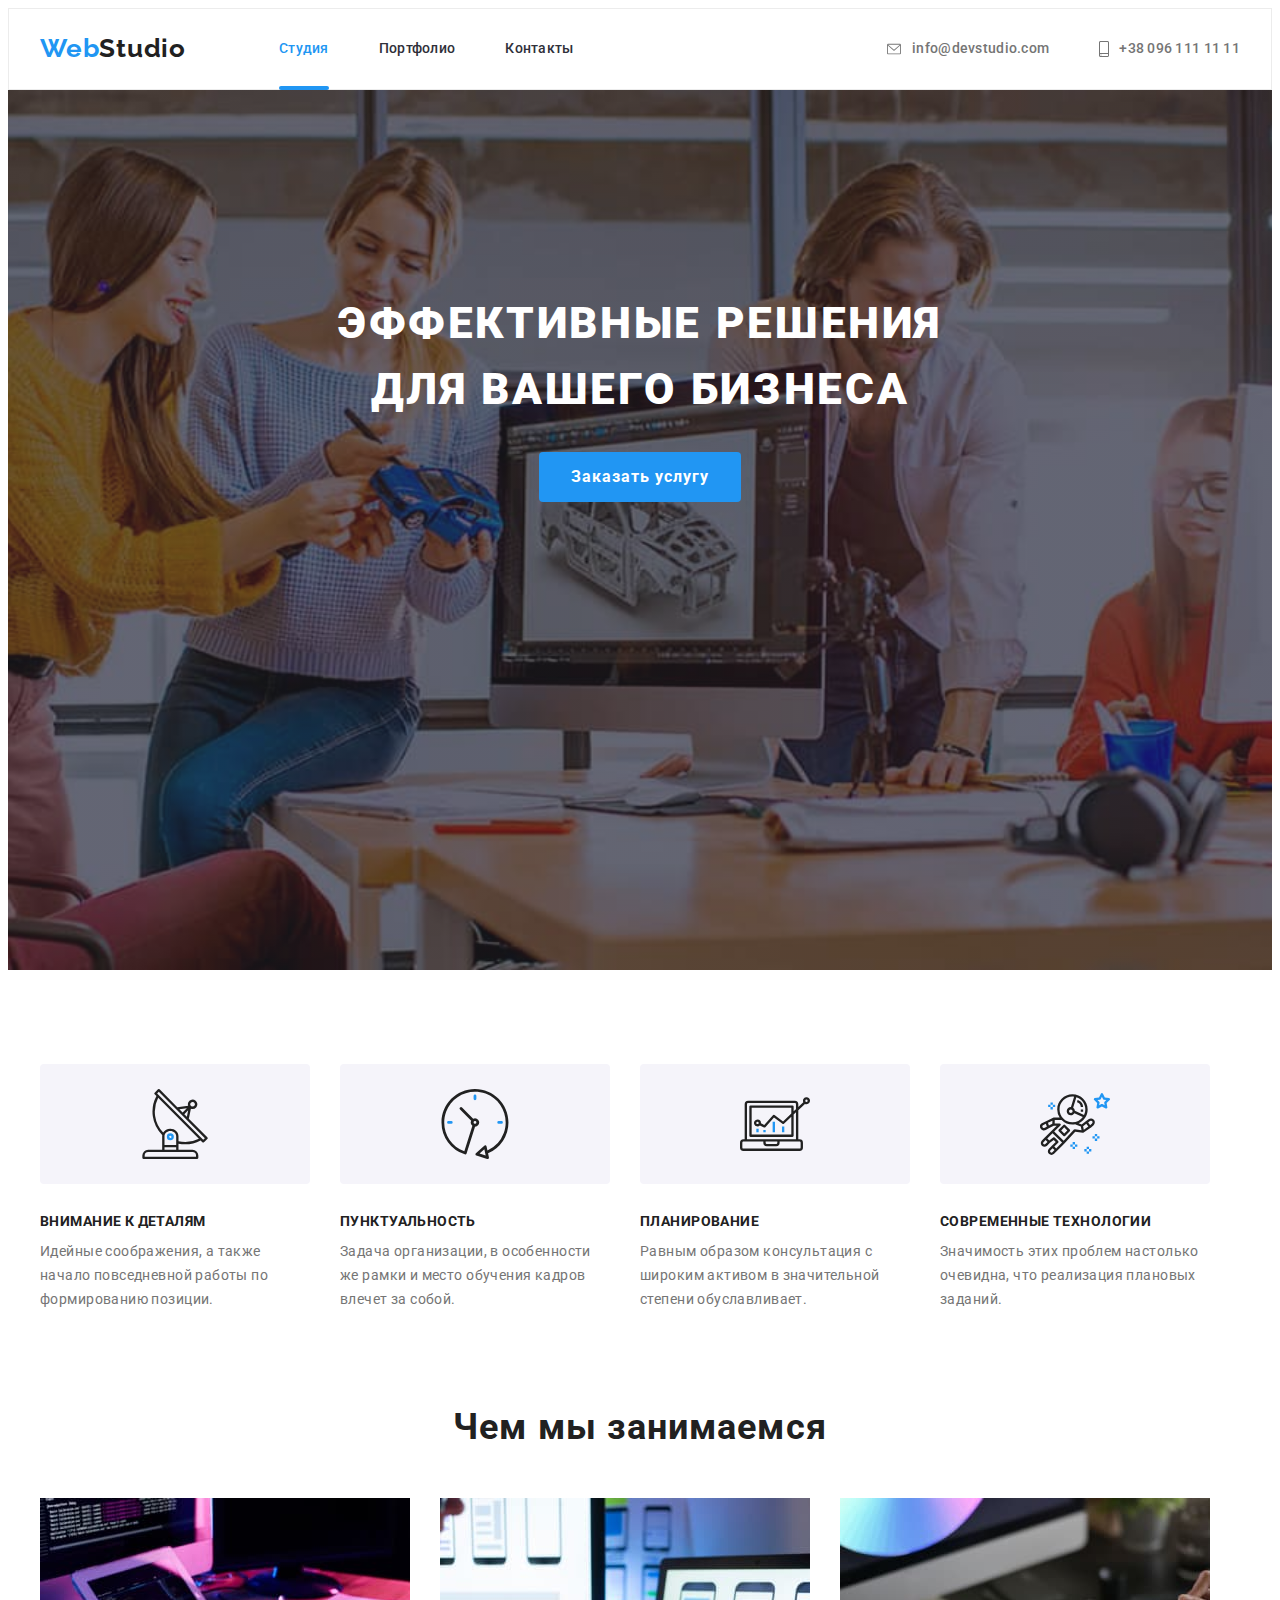
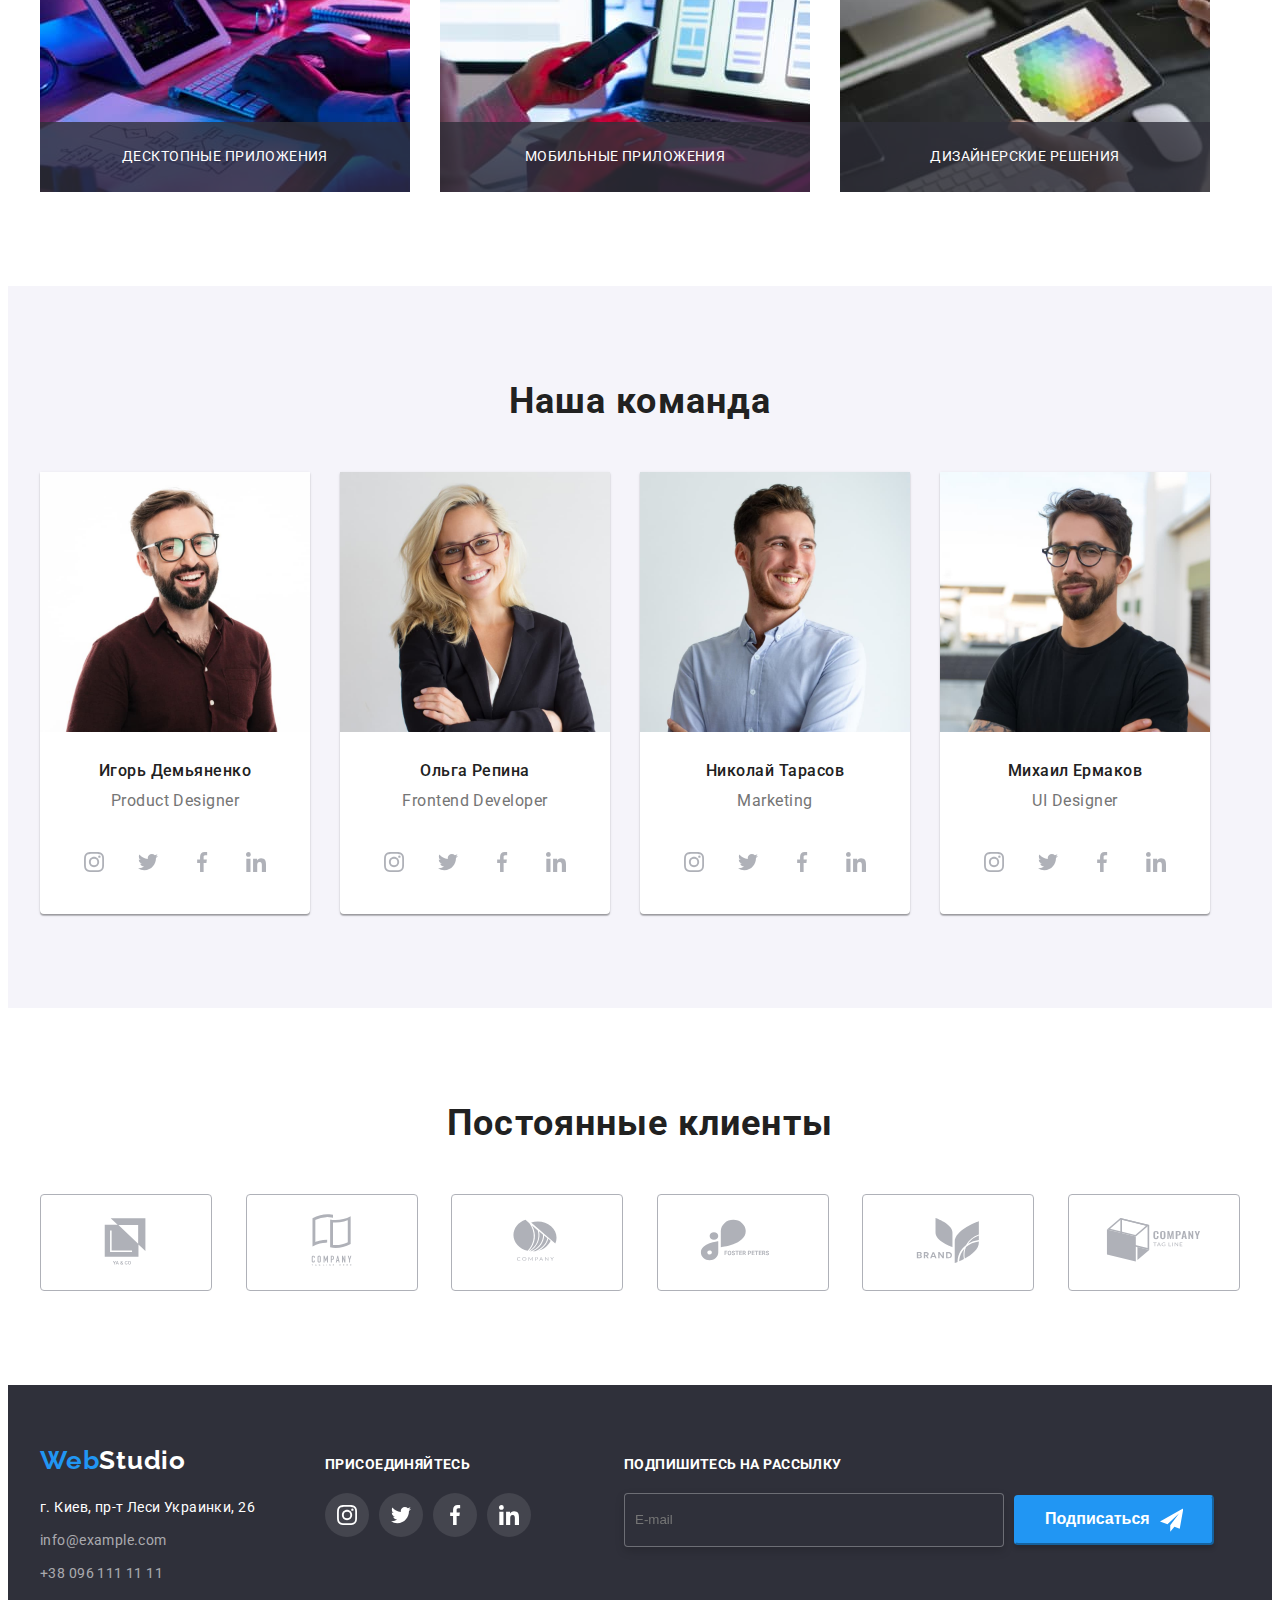
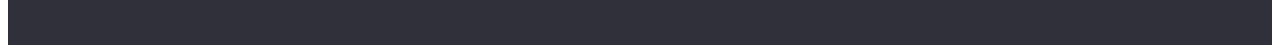
<file: index.html>
<!DOCTYPE html>
<html lang="ru">
  <head>
    <meta charset="UTF-8" />
    <meta http-equiv="X-UA-Compatible" content="IE=edge" />
    <meta name="viewport" content="width=device-width, initial-scale=1.0" />
    <link rel="preconnect" href="https://fonts.googleapis.com" />
    <link rel="preconnect" href="https://fonts.gstatic.com" crossorigin />
    <link
      href="https://fonts.googleapis.com/css2?family=Raleway:wght@700&family=Roboto:wght@400;500;700;900&display=swap"
      rel="stylesheet"
    />
    <title>homework-5</title>
    <link
      rel="stylesheet"
      href="https://cdnjs.cloudflare.com/ajax/libs/modern-normalize/1.1.0/modern-normalize.min.css"
      integrity="sha512-wpPYUAdjBVSE4KJnH1VR1HeZfpl1ub8YT/NKx4PuQ5NmX2tKuGu6U/JRp5y+Y8XG2tV+wKQpNHVUX03MfMFn9Q=="
      crossorigin="anonymous"
      referrerpolicy="no-referrer"
    />
    <link rel="stylesheet" href="./css/styles.css" />
  </head>
  <body>
    <header class="header">
      <div class="container main-nav">
        <nav class="header-nav">
          <a class="logo link" href="lang=en">Web<span class="logo-accent">Studio</span></a>
          <ul class="list">
            <li class="header-item">
              <a class="nav-link link current" href="./index.html">Студия</a>
            </li>
            <li class="header-item">
              <a class="nav-link link" href="./portfolio.html">Портфолио</a>
            </li>
            <li class="header-item"><a class="nav-link link" href="#">Контакты</a></li>
          </ul>
        </nav>
        <ul class="list">
          <li class="header-item mailto header-link">
            <a href="mailto:info@devstudio.com" class="header-contact-link link">
              <svg class="icon-mail" width="16" height="14">
                <use href="./images/icons.svg#mail"></use></svg
              >info@devstudio.com</a
            >
          </li>
          <li class="header-item-tel header-link">
            <a href="tel:+380961111111" class="header-contact-link link">
              <svg class="icon-tell" width="10" height="16">
                <use href="./images/icons.svg#tell"></use>
              </svg>
              +38 096 111 11 11</a
            >
          </li>
        </ul>
      </div>
    </header>
    <main>
      <section class="hero">
        <div class="container">
          <h1 class="hero-title">Эффективные решения для вашего бизнеса</h1>
          <button type="button" class="hero-btn" data-modal-open>Заказать услугу</button>
        </div>
      </section>
      <section class="characteristics section">
        <div class="container">
          <h2 class="visually-hidden">Почему мы</h2>
          <ul class="characteristics-list">
            <li class="characteristics-item">
              <div class="characteristics-box-icon">
                <svg class="characteristics-box-list" width="70" height="70">
                  <use href="./images/icons.svg#antenna"></use>
                </svg>
              </div>
              <h3 class="characteristics-title">Внимание к деталям</h3>
              <p class="characteristics-text">
                Идейные соображения, а также начало повседневной работы по формированию позиции.
              </p>
            </li>
            <li class="characteristics-item">
              <div class="characteristics-box-icon">
                <svg class="characteristics-box-list" width="70" height="70">
                  <use href="./images/icons.svg#clock"></use>
                </svg>
              </div>
              <h3 class="characteristics-title">Пунктуальность</h3>
              <p class="characteristics-text">
                Задача организации, в особенности же рамки и место обучения кадров влечет за собой.
              </p>
            </li>
            <li class="characteristics-item">
              <div class="characteristics-box-icon">
                <svg class="characteristics-box-list" width="70" height="70">
                  <use href="./images/icons.svg#diagram"></use>
                </svg>
              </div>
              <h3 class="characteristics-title">Планирование</h3>
              <p class="characteristics-text">
                Равным образом консультация с широким активом в значительной степени обуславливает.
              </p>
            </li>
            <li class="characteristics-item">
              <div class="characteristics-box-icon">
                <svg class="characteristics-box-list" width="70" height="70">
                  <use href="./images/icons.svg#astronaut"></use>
                </svg>
              </div>
              <h3 class="characteristics-title">Современные технологии</h3>
              <p class="characteristics-text">
                Значимость этих проблем настолько очевидна, что реализация плановых заданий.
              </p>
            </li>
          </ul>
        </div>
      </section>
      <section class="about">
        <div class="container">
          <h2 class="about-title">Чем мы занимаемся</h2>
          <ul class="about-list">
            <li class="about-item">
              <img
                src="./images/img1.jpg"
                alt="разработка программного обеспечения"
                width="370"
                height="294"
              />
              <p class="image-name-desktop">Десктопные приложения</p>
            </li>
            <li class="about-item">
              <img
                src="./images/img2.jpg"
                alt="работа над мобильным приложением"
                width="370"
                height="294"
              />
              <p class="image-name-desktop">Мобильные приложения</p>
            </li>
            <li class="about-item">
              <img
                src="./images/img3.jpg"
                alt="работа с палитрой цветов"
                width="370"
                height="294"
              />
              <p class="image-name-desktop">Дизайнерские решения</p>
            </li>
          </ul>
        </div>
      </section>
      <section class="team section">
        <div class="container">
          <h2 class="team-title">Наша команда</h2>
          <ul class="team-list">
            <li class="team-item">
              <img
                src="./images/masters_img1.jpg"
                alt="молодой человек в очках"
                width="270"
                height="260"
              />
              <div class="box-team-name">
                <h3 class="team-name">Игорь Демьяненко</h3>
                <p lang="en" class="text">Product Designer</p>
                <ul class="team-soc-list list">
                  <li class="team-soc-item">
                    <a href="" class="team-soc-link link">
                      <svg class="team-soc-icon" width="20" height="20">
                        <use href="./images/icons.svg#instagram"></use>
                      </svg>
                    </a>
                  </li>
                  <li class="team-soc-item">
                    <a href="" class="team-soc-link link">
                      <svg class="team-soc-icon" width="20" height="20">
                        <use href="./images/icons.svg#twitter"></use>
                      </svg>
                    </a>
                  </li>
                  <li class="team-soc-item">
                    <a href="" class="team-soc-link link">
                      <svg class="team-soc-icon" width="20" height="20">
                        <use href="./images/icons.svg#facebook"></use>
                      </svg>
                    </a>
                  </li>
                  <li class="team-soc-item">
                    <a href="" class="team-soc-link link">
                      <svg class="team-soc-icon" width="20" height="20">
                        <use href="./images/icons.svg#linkedin"></use>
                      </svg>
                    </a>
                  </li>
                </ul>
              </div>
            </li>
            <li class="team-item">
              <img
                src="./images/masters_img2.jpg"
                alt="Frontend Developer"
                width="270"
                height="260"
              />
              <div class="box-team-name">
                <h3 class="team-name">Ольга Репина</h3>
                <p lang="en" class="text">Frontend Developer</p>
                <ul class="team-soc-list list">
                  <li class="team-soc-item">
                    <a href="" class="team-soc-link link">
                      <svg class="team-soc-icon" width="20" height="20">
                        <use href="./images/icons.svg#instagram"></use>
                      </svg>
                    </a>
                  </li>
                  <li class="team-soc-item">
                    <a href="" class="team-soc-link link">
                      <svg class="team-soc-icon" width="20" height="20">
                        <use href="./images/icons.svg#twitter"></use>
                      </svg>
                    </a>
                  </li>
                  <li class="team-soc-item">
                    <a href="" class="team-soc-link link">
                      <svg class="team-soc-icon" width="20" height="20">
                        <use href="./images/icons.svg#facebook"></use>
                      </svg>
                    </a>
                  </li>
                  <li class="team-soc-item">
                    <a href="" class="team-soc-link link">
                      <svg class="team-soc-icon" width="20" height="20">
                        <use href="./images/icons.svg#linkedin"></use>
                      </svg>
                    </a>
                  </li>
                </ul>
              </div>
            </li>
            <li class="team-item">
              <img src="./images/masters_img3.jpg" alt="Marketing" width="270" height="260" />
              <div class="box-team-name">
                <h3 class="team-name">Николай Тарасов</h3>
                <p lang="en" class="text">Marketing</p>
                <ul class="team-soc-list list">
                  <li class="team-soc-item">
                    <a href="" class="team-soc-link link">
                      <svg class="team-soc-icon" width="20" height="20">
                        <use href="./images/icons.svg#instagram"></use>
                      </svg>
                    </a>
                  </li>
                  <li class="team-soc-item">
                    <a href="" class="team-soc-link link">
                      <svg class="team-soc-icon" width="20" height="20">
                        <use href="./images/icons.svg#twitter"></use>
                      </svg>
                    </a>
                  </li>
                  <li class="team-soc-item">
                    <a href="" class="team-soc-link link">
                      <svg class="team-soc-icon" width="20" height="20">
                        <use href="./images/icons.svg#facebook"></use>
                      </svg>
                    </a>
                  </li>
                  <li class="team-soc-item">
                    <a href="" class="team-soc-link link">
                      <svg class="team-soc-icon" width="20" height="20">
                        <use href="./images/icons.svg#linkedin"></use>
                      </svg>
                    </a>
                  </li>
                </ul>
              </div>
            </li>
            <li class="team-item">
              <img src="./images/masters_img4.jpg" alt="UI Designer" width="270" height="260" />
              <div class="box-team-name">
                <h3 class="team-name">Михаил Ермаков</h3>
                <p lang="en" class="text">UI Designer</p>
                <ul class="team-soc-list list">
                  <li class="team-soc-item">
                    <a href="" class="team-soc-link link">
                      <svg class="team-soc-icon" width="20" height="20">
                        <use href="./images/icons.svg#instagram"></use>
                      </svg>
                    </a>
                  </li>
                  <li class="team-soc-item">
                    <a href="" class="team-soc-link link">
                      <svg class="team-soc-icon" width="20" height="20">
                        <use href="./images/icons.svg#twitter"></use>
                      </svg>
                    </a>
                  </li>
                  <li class="team-soc-item">
                    <a href="" class="team-soc-link link">
                      <svg class="team-soc-icon" width="20" height="20">
                        <use href="./images/icons.svg#facebook"></use>
                      </svg>
                    </a>
                  </li>
                  <li class="team-soc-item">
                    <a href="" class="team-soc-link link">
                      <svg class="team-soc-icon" width="20" height="20">
                        <use href="./images/icons.svg#linkedin"></use>
                      </svg>
                    </a>
                  </li>
                </ul>
              </div>
            </li>
          </ul>
        </div>
      </section>
      <section class="clients section">
        <div class="container">
          <h2 class="clients-title">Постоянные клиенты</h2>
          <ul class="clients-list list">
            <li class="clients-item">
              <a href="" class="clients-link link">
                <svg class="clients-icon" width="106" height="60">
                  <use href="./images/icons.svg#group1"></use>
                </svg>
              </a>
            </li>
            <li class="clients-item">
              <a href="" class="clients-link link">
                <svg class="clients-icon" width="106" height="60">
                  <use href="./images/icons.svg#group2"></use>
                </svg>
              </a>
            </li>
            <li class="clients-item">
              <a href="" class="clients-link link">
                <svg class="clients-icon" width="106" height="60">
                  <use href="./images/icons.svg#group3"></use>
                </svg>
              </a>
            </li>
            <li class="clients-item">
              <a href="" class="clients-link link">
                <svg class="clients-icon" width="106" height="60">
                  <use href="./images/icons.svg#group4"></use>
                </svg>
              </a>
            </li>
            <li class="clients-item">
              <a href="" class="clients-link link">
                <svg class="clients-icon" width="106" height="60">
                  <use href="./images/icons.svg#group5"></use>
                </svg>
              </a>
            </li>
            <li class="clients-item">
              <a href="" class="clients-link link">
                <svg class="clients-icon" width="106" height="60">
                  <use href="./images/icons.svg#group6"></use>
                </svg>
              </a>
            </li>
          </ul>
        </div>
      </section>
    </main>
    <footer class="footer">
      <div class="container container-footer">
        <div class="adress-box">
          <a class="footer-link" href="lang=en">Web<span class="footer-title">Studio</span></a>
          <address class="contacts">
            <ul class="contacts-list list-style">
              <li class="contacts-item">
                <a
                  class="adress-contacts"
                  href="https://goo.gl/maps/zYg1dsm3iohcr4jr6"
                  target="_blank"
                  rel="noopener nofollow noreferrer "
                  >г. Киев, пр-т Леси Украинки, 26
                </a>
              </li>
              <li class="contacts-item">
                <a href="mailto:info@devstudio.com" class="contacts-link">info@example.com</a>
              </li>
              <li class="contacts-item">
                <a href="tel:+380961111111" class="contacts-link">+38 096 111 11 11</a>
              </li>
            </ul>
          </address>
        </div>
        
        <div class="conect">
          <p class="footer-conect">присоединяйтесь</p>
          <ul class="footer-soc-list list">
            <li class="footer-soc-item">
              <a href="" class="footer-soc-link link">
                <svg class="footer-soc-icon" width="20" height="20">
                  <use href="./images/icons.svg#instagram"></use>
                </svg>
              </a>
            </li>
            <li class="footer-soc-item">
              <a href="" class="footer-soc-link link">
                <svg class="footer-soc-icon" width="20" height="20">
                  <use href="./images/icons.svg#twitter"></use>
                </svg>
              </a>
            </li>
            <li class="footer-soc-item">
              <a href="" class="footer-soc-link link">
                <svg class="footer-soc-icon" width="20" height="20">
                  <use href="./images/icons.svg#facebook"></use>
                </svg>
              </a>
            </li>
            <li class="footer-soc-item">
              <a href="" class="footer-soc-link link">
                <svg class="footer-soc-icon" width="20" height="20">
                  <use href="./images/icons.svg#linkedin"></use>
                </svg>
              </a>
            </li>
          </ul>
        </div>
        <div class="footer-form">
          <p class="footer-form-text">Подпишитесь на рассылку</p>
          <form name="footer-form-sub" class="footer-form-sub">
          <label class="footer-form-label" for="footer-form-email"><input class="footer-form-email" name="footer-form-email" type="email" placeholder="E-mail" autocomplete="on" id="footer-form-email">
          </label>
          
          <button type="submit" class="footer-btn-sub">Подписаться
           <svg class="footer-form-icon" width="24" height="24">
            <use href="./images/icons.svg#subscribe"></use>
           </svg>
           </button>
           </form>
          </div>
      </div>
      </footer>
    <div class="backdrop is-hidden" data-modal>
      <div class="modal">
        <button type="button" class="modal-close-btn" data-modal-close>
          <svg class="modal-btn" width="11" height="11">
            <use href="./images/icons.svg#close-backdrop"></use>
          </svg>
        </button>
        <p class="modal-title">Оставьте свои данные, мы вам перезвоним</p>
        <form class="form"> 
        <div class="form-field">
          <label class="form-label" for="name"><span class="form-name">Имя</span> 
          <input class="form-input" type="text" name="name" id="name" >
          <svg class="icon-input" width="18" height="18">
          <use href="./images/icons.svg#person-field"></use>
          </svg>
          </label>
          
            <label class="form-label" for="tel"><span class="form-name">Телефон</span> 
            <input class="form-input" type="tel" name="tel" id="tel" >
              <svg class="icon-input" width="18" height="18">
              <use href="./images/icons.svg#phone-field"></use>
              </svg>
              </label>
              
            <label class="form-label" for="email"> <span class="form-name">Почта</span> 
          <input class="form-input" type="email" name="email" id="email" >   
          <svg class="icon-input" width="18" height="18">
            <use href="./images/icons.svg#email-field"></use>
          </svg>
          </label>
                      <label class="form-label" for="comment"><span class="form-name">Комментарий</span> 
            <textarea class="form-comment" id="comment" rows="5"
              placeholder="Введите текст"></textarea>
            </label>
          </div>
          <div class="form-field">
          <label class="policy-text" for="policy">
            <input class="modal-policy visually-hidden" type="checkbox" name="policy" id="policy">
            <span class="policy-icon" ></span>
            Соглашаюсь с рассылкой и принимаю 
          <a href="" class="policy-link">Условия договора</a></label>
          </div>
          <button type="submit" class="btn-modal">Отправить</button>
        </form>
      </div>
    </div>
    <script src="./js/modal.js"></script>
  </body>
</html>
</file>
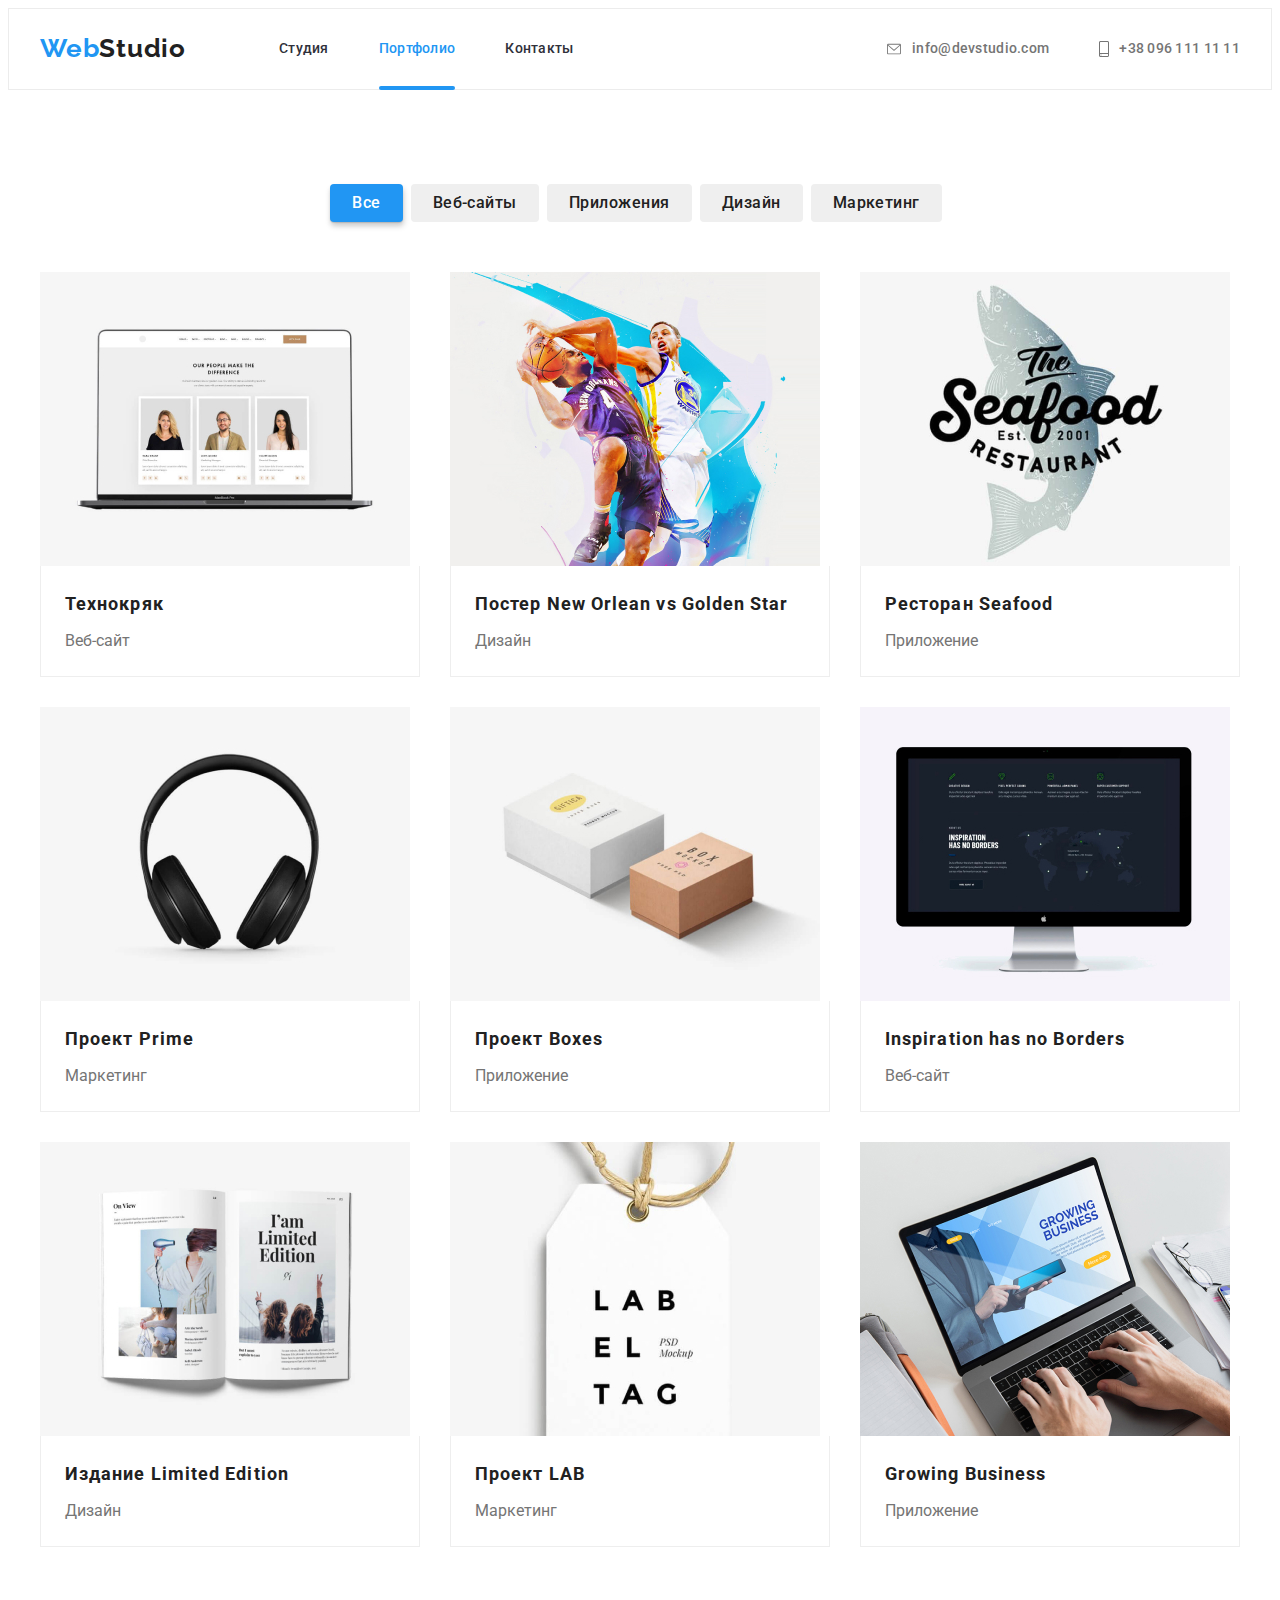
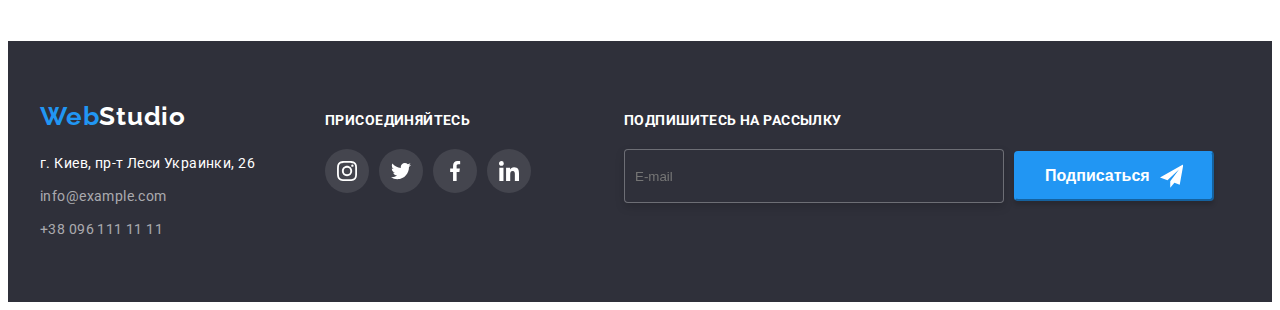
<file: portfolio.html>
<!DOCTYPE html>
<html lang="ru">
  <head>
    <meta charset="UTF-8" />
    <meta http-equiv="X-UA-Compatible" content="IE=edge" />
    <meta name="viewport" content="width=device-width, initial-scale=1.0" />
    <link rel="preconnect" href="https://fonts.googleapis.com" />
    <link rel="preconnect" href="https://fonts.gstatic.com" crossorigin />
    <link
      href="https://fonts.googleapis.com/css2?family=Raleway:wght@700&family=Roboto:wght@400;500;700;900&display=swap"
      rel="stylesheet"
    />
    <title>homework-3</title>
    <link
      rel="stylesheet"
      href="https://cdnjs.cloudflare.com/ajax/libs/modern-normalize/1.1.0/modern-normalize.min.css"
      integrity="sha512-wpPYUAdjBVSE4KJnH1VR1HeZfpl1ub8YT/NKx4PuQ5NmX2tKuGu6U/JRp5y+Y8XG2tV+wKQpNHVUX03MfMFn9Q=="
      crossorigin="anonymous"
      referrerpolicy="no-referrer"
    />
    <link rel="stylesheet" href="./css/styles.css" />
  </head>
  <body>
    <header class="header">
      <div class="container main-nav">
        <nav class="header-nav">
          <a class="logo link" href="lang=en">Web<span class="logo-accent">Studio</span></a>
          <ul class="list">
            <li class="header-item">
              <a class="nav-link link" href="./index.html">Студия</a>
            </li>
            <li class="header-item">
              <a class="nav-link link current" href="./portfolio.html">Портфолио</a>
            </li>
            <li class="header-item"><a class="nav-link link" href="#">Контакты</a></li>
          </ul>
        </nav>
        <ul class="list">
          <li class="header-item mailto header-link">
            <a href="mailto:info@devstudio.com" class="header-contact-link link">
              <svg class="icon-mail" width="16" height="14">
                <use href="./images/icons.svg#mail"></use></svg
              >info@devstudio.com</a
            >
          </li>
          <li class="header-item-tel header-link">
            <a href="tel:+380961111111" class="header-contact-link link">
              <svg class="icon-tell" width="10" height="16">
                <use href="./images/icons.svg#tell"></use>
              </svg>
              +38 096 111 11 11</a
            >
          </li>
        </ul>
      </div>
    </header>
    <main class="portfolio">
      <section class="work section">
        <div class="container">
          <h1 class="works-title">Портфолио</h1>
          <ul class="work-list list">
            <li class="work-item">
              <button type="button" class="work-btn btn-current">Все</button>
            </li>
            <li class="work-item">
              <button type="button" class="work-btn">Веб-сайты</button>
            </li>
            <li class="work-item">
              <button type="button" class="work-btn">Приложения</button>
            </li>
            <li class="work-item">
              <button type="button" class="work-btn">Дизайн</button>
            </li>
            <li class="work-item">
              <button type="button" class="work-btn">Маркетинг</button>
            </li>
          </ul>
          <ul class="list-project list">
            <li class="project-item">
              <a class="project-link" href="">
                <div class="portfolio-top-wrap">
                  <img src="./images/img4.jpg" alt="проект 1" />
                  <div class="box-overlay">
                    <p class="porfolio-top-text">
                      Ресурс предлагает комплексные предложения с разным уровнем функционала и
                      сервисов. Все это позволит посетителю получить исчерпывающие сведения о
                      компании или частном лице.
                    </p>
                  </div>
                </div>
                <div class="portfolio-project">
                  <h2 class="project-title">Технокряк</h2>
                  <p class="project-text">Веб-сайт</p>
                </div></a
              >
            </li>
            <li class="project-item">
              <a class="project-link" href="">
                <div class="portfolio-top-wrap">
                  <img src="./images/img5.jpg" alt="проект2" />
                  <div class="box-overlay">
                    <p class="porfolio-top-text">
                      Ресурс предлагает комплексные предложения с разным уровнем функционала и
                      сервисов. Все это позволит посетителю получить исчерпывающие сведения о
                      компании или частном лице.
                    </p>
                  </div>
                </div>
                <div class="portfolio-project">
                  <h2 class="project-title">
                    Постер <span lang="en">New Orlean vs Golden Star</span>
                  </h2>
                  <p class="project-text">Дизайн</p>
                </div></a
              >
            </li>
            <li class="project-item">
              <a class="project-link" href="">
                <div class="portfolio-top-wrap">
                  <img src="./images/img6.jpg" alt="проект3" />
                  <div class="box-overlay">
                    <p class="porfolio-top-text">
                      Ресурс предлагает комплексные предложения с разным уровнем функционала и
                      сервисов. Все это позволит посетителю получить исчерпывающие сведения о
                      компании или частном лице.
                    </p>
                  </div>
                </div>
                <div class="portfolio-project">
                  <h2 class="project-title">Ресторан <span lang="en">Seafood</span></h2>
                  <p class="project-text">Приложение</p>
                </div></a
              >
            </li>
            <li class="project-item">
              <a class="project-link" href="">
                <div class="portfolio-top-wrap">
                  <img src="./images/img7.jpg" alt="проект4" />
                  <div class="box-overlay">
                    <p class="porfolio-top-text">
                      Ресурс предлагает комплексные предложения с разным уровнем функционала и
                      сервисов. Все это позволит посетителю получить исчерпывающие сведения о
                      компании или частном лице.
                    </p>
                  </div>
                </div>
                <div class="portfolio-project">
                  <h2 class="project-title">Проект <span lang="en">Prime</span></h2>
                  <p class="project-text">Маркетинг</p>
                </div>
              </a>
            </li>
            <li class="project-item">
              <a class="project-link" href="">
                <div class="portfolio-top-wrap">
                  <img src="./images/img8.jpg" alt="проект5" />
                  <div class="box-overlay">
                    <p class="porfolio-top-text">
                      Ресурс предлагает комплексные предложения с разным уровнем функционала и
                      сервисов. Все это позволит посетителю получить исчерпывающие сведения о
                      компании или частном лице.
                    </p>
                  </div>
                </div>
                <div class="portfolio-project">
                  <h2 class="project-title">Проект <span lang="en">Boxes</span></h2>
                  <p class="project-text">Приложение</p>
                </div>
              </a>
            </li>
            <li class="project-item">
              <a class="project-link" href="">
                <div class="portfolio-top-wrap">
                  <img src="./images/img9.jpg" alt="проект6" />
                  <div class="box-overlay">
                    <p class="porfolio-top-text">
                      Ресурс предлагает комплексные предложения с разным уровнем функционала и
                      сервисов. Все это позволит посетителю получить исчерпывающие сведения о
                      компании или частном лице.
                    </p>
                  </div>
                </div>
                <div class="portfolio-project">
                  <h2 class="project-title" lang="en">Inspiration has no Borders</h2>
                  <p class="project-text">Веб-сайт</p>
                </div>
              </a>
            </li>
            <li class="project-item">
              <a class="project-link" href="">
                <div class="portfolio-top-wrap">
                  <img src="./images/img10.jpg" alt="проект7" />
                  <div class="box-overlay">
                    <p class="porfolio-top-text">
                      Ресурс предлагает комплексные предложения с разным уровнем функционала и
                      сервисов. Все это позволит посетителю получить исчерпывающие сведения о
                      компании или частном лице.
                    </p>
                  </div>
                </div>
                <div class="portfolio-project">
                  <h2 class="project-title">Издание <span lang="en">Limited Edition</span></h2>
                  <p class="project-text">Дизайн</p>
                </div>
              </a>
            </li>
            <li class="project-item">
              <a class="project-link" href="">
                <div class="portfolio-top-wrap">
                  <img src="./images/img11.jpg" alt="ролект8" />
                  <div class="box-overlay">
                    <p class="porfolio-top-text">
                      Ресурс предлагает комплексные предложения с разным уровнем функционала и
                      сервисов. Все это позволит посетителю получить исчерпывающие сведения о
                      компании или частном лице.
                    </p>
                  </div>
                </div>
                <div class="portfolio-project">
                  <h2 class="project-title">Проект <span lang="en">LAB</span></h2>
                  <p class="project-text">Маркетинг</p>
                </div>
              </a>
            </li>
            <li class="project-item">
              <a class="project-link" href="">
                <div class="portfolio-top-wrap">
                  <img src="./images/img12.jpg" alt="проект9" />
                  <div class="box-overlay">
                    <p class="porfolio-top-text">
                      Ресурс предлагает комплексные предложения с разным уровнем функционала и
                      сервисов. Все это позволит посетителю получить исчерпывающие сведения о
                      компании или частном лице.
                    </p>
                  </div>
                </div>
                <div class="portfolio-project">
                  <h2 class="project-title" lang="en">Growing Business</h2>
                  <p class="project-text">Приложение</p>
                </div></a
              >
            </li>
          </ul>
        </div>
      </section>
    </main>
    <footer class="footer">
      <div class="container container-footer">
        <div class="adress-box">
          <a class="footer-link" href="lang=en">Web<span class="footer-title">Studio</span></a>
          <address class="contacts">
            <ul class="contacts-list list-style">
              <li class="contacts-item">
                <a
                  class="adress-contacts"
                  href="https://goo.gl/maps/zYg1dsm3iohcr4jr6"
                  target="_blank"
                  rel="noopener nofollow noreferrer "
                  >г. Киев, пр-т Леси Украинки, 26
                </a>
              </li>
              <li class="contacts-item">
                <a href="mailto:info@devstudio.com" class="contacts-link link">info@example.com</a>
              </li>
              <li class="contacts-item">
                <a href="tel:+380961111111" class="contacts-link link">+38 096 111 11 11</a>
              </li>
            </ul>
          </address>
        </div>
        <div class="conect">
          <p class="footer-conect">присоединяйтесь</p>
          <ul class="footer-soc-list list">
            <li class="footer-soc-item">
              <a href="" class="footer-soc-link link">
                <svg class="footer-soc-icon" width="20" height="20">
                  <use href="./images/icons.svg#instagram"></use>
                </svg>
              </a>
            </li>
            <li class="footer-soc-item">
              <a href="" class="footer-soc-link link">
                <svg class="footer-soc-icon" width="20" height="20">
                  <use href="./images/icons.svg#twitter"></use>
                </svg>
              </a>
            </li>
            <li class="footer-soc-item">
              <a href="" class="footer-soc-link link">
                <svg class="footer-soc-icon" width="20" height="20">
                  <use href="./images/icons.svg#facebook"></use>
                </svg>
              </a>
            </li>
            <li class="footer-soc-item">
              <a href="" class="footer-soc-link link">
                <svg class="footer-soc-icon" width="20" height="20">
                  <use href="./images/icons.svg#linkedin"></use>
                </svg>
              </a>
            </li>
          </ul>
        </div>
        <div class="footer-form">
          <p class="footer-form-text">Подпишитесь на рассылку</p>
          <form name="footer-form-sub" class="footer-form-sub">
            <label class="footer-form-label" for="footer-form-email"
              ><input
                class="footer-form-email"
                name="footer-form-email"
                type="email"
                placeholder="E-mail"
                autocomplete="on"
                id="footer-form-email"
              />
            </label>

            <button type="submit" class="footer-btn-sub">
              Подписаться
              <svg class="footer-form-icon" width="24" height="24">
                <use href="./images/icons.svg#subscribe"></use>
              </svg>
            </button>
          </form>
        </div>
      </div>
    </footer>
  </body>
</html>
</file>
<file: css/styles.css>
:root {
  --btn-color: #ffffff;
  --main-title-color: #ffffff;
  --second-title-color: #2f303a;
  --third-title-color: #757575;
  --forth-title-color: #212121;
  --accent-color: #2196f3;
  --typical-margin: 20px;
  --fifth-title-color: #eee;
  --btn-soc: #afb1b8;
  --btn-hover: #188ce8;
  --timing-function: 250ms cubic-bezier(0.4, 0, 0.2, 1);
}

p,
h1,
h2,
h3,
h4,
h5,
h6 {
  margin: 0;
}

ul,
ol {
  margin: 0;
  padding-left: 0;
}
button {
  cursor: pointer;
}

body {
  font-family: 'Roboto', sans-serif;
  background-color: var(--main-title-color);
  font-style: normal;
  font-size: 14px;
}
.list-style {
  list-style-type: none;
}
.container {
  width: 1200px;
  margin-left: auto;
  margin-right: auto;
  padding-left: 15px;
  padding-right: 15px;
}
.section {
  padding-top: 94px;
  padding-bottom: 94px;
}

img {
  display: block;
}

/* ----------------HEADER------------- */

.header {
  border: 1px solid #ececec;
  background-color: var(--main-title-color);
}

.header-nav {
  display: flex;
  margin-right: auto;
}

.main-nav {
  display: flex;
  align-items: center;
}

.list {
  list-style: none;
  padding: 0px;
  margin: 0px;
  display: flex;
}

/* .header-nav .item:(:last-child){
  margin-right: 50px;
} */
.logo {
  font-family: 'Raleway', sans-serif;
  font-style: normal;
  font-weight: 700;
  font-size: 26px;
  line-height: 1, 19;
  letter-spacing: 0.03em;
  color: var(--accent-color);
  padding-top: 24px;
  padding-bottom: 24px;
  margin-right: 93px;
}
.logo-accent {
  color: var(--forth-title-color);
}

.link {
  text-decoration: none;
}
/* .header-item { 
  font-weight: 500;
  font-size: 14px;
  line-height: 1.14;
  letter-spacing: 0.02em;
  color: var(--second-title-color);
} */
.nav-link {
  font-weight: 500;
  display: block;
  padding: 32px 0;
  font-size: 14px;
  line-height: 1.14;
  letter-spacing: 0.02em;
  color: var(--second-title-color);
  margin-right: auto;
  transition: color var(--timing-function);
}
.nav-link:hover,
.nav-link:focus {
  color: var(--accent-color);
}
.header-item {
  margin-right: 50px;
}
.header-nav .iteam + .iteam {
  margin-left: 50px;
}
.header-item {
  position: relative;
}
.header-item-tel {
  font-weight: 500;
  font-size: 14px;
  line-height: 1.14;
  letter-spacing: 0.02em;
  color: var(--third-title-color);
}
.header-contact-link {
  display: flex;
  align-items: center;
  font-weight: 500;
  padding: 32px 0;
  font-size: 14px;
  line-height: 1.14;
  letter-spacing: 0.02em;
  color: var(--third-title-color);
  transition: color var(--timing-function);
}
.header-contact-link:hover,
.header-contact-link:focus {
  color: var(--accent-color);
}

.current {
  color: var(--accent-color);
}
.current::after {
  content: '';
  display: block;
  position: absolute;
  bottom: -1px;
  width: 100%;
  height: 4px;
  background-color: var(--accent-color);
  border-radius: 2px;
}

.icon-mail,
.icon-tell {
  margin-right: 10px;
  display: flex;
  align-items: center;
}

.icon-mail,
.icon-tell {
  fill: currentColor;
}

/* --------------------HERO------------ */

.hero {
  background: var(--second-title-color);
  padding: 200px 0;
  max-width: 1600px;
  min-height: 480px;
  margin-left: auto;
  margin-right: auto;
  background-image: linear-gradient(rgba(47, 48, 58, 0.4), rgba(47, 48, 58, 0.4)),
    url(../images/imgcomp.jpg);
  background-repeat: no-repeat;
  background-size: cover;
  background-position: center;
}

.hero-title {
  font-weight: 900;
  font-size: 44px;
  line-height: 1.5;
  text-align: center;
  letter-spacing: 0.06em;
  text-transform: uppercase;
  color: var(--main-title-color);
  margin-bottom: 30px;
  margin-left: auto;
  margin-right: auto;
  width: 696px;
}

.hero-btn {
  background-color: var(--accent-color);
  border-radius: 4px;
  border: none;
  padding: 10px 32px;
  min-width: 200px;
  margin: 0 auto;
  display: block;
  transition: background-color var(--timing-function);
  font-family: inherit;
  font-weight: 700;
  font-size: 16px;
  line-height: 1.87;
  letter-spacing: 0.06em;
  color: var(--btn-color);
}

.hero-btn:focus,
.hero-btn:hover {
  background-color: var(--btn-hover);
}
.work-list {
  display: flex;
  justify-content: center;
  margin-bottom: 50px;
}

.work-item:not(last-child) {
  margin-right: 8px;
}
li > .all {
  color: var(--main-title-color);
  background-color: var(--second-title-color);
}

.work-btn {
  padding: 6px 22px;
  font-family: inherit;
  font-weight: 500;
  font-size: 16px;
  line-height: 1.62;
  letter-spacing: 0.03em;
  color: var(--forth-title-color);
  border-radius: 4px;
  border: none;
  cursor: pointer;
  transition: background-color var(--timing-function), box-shadow var(--timing-function),
    color var(--timing-function);
}

.work-btn:hover,
.work-btn:focus {
  background-color: var(--accent-color);
  color: var(--main-title-color);
  box-shadow: 0px 3px 1px rgba(0, 0, 0, 0.1), 0px 1px 2px rgba(0, 0, 0, 0.08),
    0px 2px 2px rgba(0, 0, 0, 0.12);
}

.work-btn > .item > .work-btn:hover,
.work-btn > .item > .work-btn:focus {
  box-shadow: 0px 1px 1px rgba(0, 0, 0, 0.12), 0px 4px 4px rgba(0, 0, 0, 0.06),
    1px 4px 6px rgba(0, 0, 0, 0.16);
}

.btn-current {
  box-shadow: 0px 1px 1px rgba(0, 0, 0, 0.12), 0px 4px 4px rgba(0, 0, 0, 0.06),
    1px 4px 6px rgba(0, 0, 0, 0.16);
}

.btn-current {
  background-color: var(--accent-color);
  color: var(--main-title-color);
}

/* portfolio projects */

.porfolio {
  background: var(--main-title-color);
  padding: 20px;
}
.works-title,
.visually-hidden {
  position: absolute;
  white-space: nowrap;
  width: 1px;
  height: 1px;
  overflow: hidden;
  border: 0;
  padding: 0;
  clip: rect(0 0 0 0);
  clip-path: inset(100%);
  overflow: hidden;
}
.project-item {
  background-color: var(--main-title-color);
  flex-basis: calc(100% / 3 - 30px);
  margin-left: 30px;
  margin-bottom: 30px;
}
.project-link {
  display: block;
  text-decoration: none;
  transition: box-shadow var(--timing-function);
}
.project-link:hover .box-overlay {
  transform: translateY(0);
}
.portfolio-top-wrap {
  position: relative;
  overflow: hidden;
}

.box-overlay {
  position: absolute;
  background: rgba(33, 150, 243, 0.9);
  padding: 0 24px;
  height: 100%;
  width: 100%;
  left: 0;
  top: 0;
  align-items: center;
  display: flex;
  transform: translateY(100%);
  transition: transform var(--timing-function);
}

.porfolio-top-text {
  font-size: 18px;
  line-height: 1.56;
  color: var(--main-title-color);
  letter-spacing: 0.03em;
}
.portfolio-project {
  border-bottom: 1px solid var(--fifth-title-color);
  border-left: 1px solid var(--fifth-title-color);
  border-right: 1px solid var(--fifth-title-color);
  padding-left: 24px;
  padding-right: 24px;
  padding-top: 20px;
  padding-bottom: 20px;
}
.project-link:hover,
.project-link:focus {
  box-shadow: 0px 1px 1px rgba(0, 0, 0, 0.12), 0px 4px 4px rgba(0, 0, 0, 0.06),
    1px 4px 6px rgba(0, 0, 0, 0.16);
}
.list-project {
  display: flex;
  flex-wrap: wrap;
  margin-left: -30px;
  margin-bottom: -30px;
}
.project-title {
  font-weight: 700;
  font-size: 18px;
  line-height: 2;
  color: var(--forth-title-color);
  letter-spacing: 0.06em;
  margin-bottom: 4px;
}
.project-text {
  font-weight: 400;
  font-size: 16px;
  line-height: 1.88;
  color: var(--third-title-color);
}

/* ---------CHARACTERISTICS----------- */

.characteristics-title {
  font-weight: 700;
  font-size: 14px;
  line-height: 1.14;
  letter-spacing: 0.03em;
  text-transform: uppercase;
  color: var(--forth-title-color);
  margin-top: 0px;
  margin-bottom: 10px;
}
.characteristics-list {
  display: flex;
  flex-wrap: wrap;
  list-style: none;
}
.characteristics-item {
  width: 270px;
  font-size: 14px;
  line-height: 1.71;
  letter-spacing: 0.03em;
  color: var(--third-title-color);
}
.characteristics-item:not(:last-child) {
  margin-right: 30px;
}
.characteristics-box-icon {
  width: 270px;
  height: 120px;
  background: #f5f4fa;
  border-radius: 4px;
  margin-bottom: 30px;
  display: flex;
  align-items: center;
  justify-content: center;
}

/* ---------ABOUT---------------- */
.about {
  padding-bottom: 94px;
}
.about-title {
  font-weight: 700;
  font-size: 36px;
  line-height: 1.17;
  text-align: center;
  letter-spacing: 0.03em;
  color: var(--forth-title-color);
  margin-bottom: 50px;
}
.about-item {
  position: relative;
}
.about-item:first-child {
  margin-right: 30px;
}
.about-item:not(:last-child) {
  margin-right: 30px;
}
.about-list {
  list-style: none;
  display: flex;
}
/* ------------ANIMATION------------ */
.image-name-desktop {
  font-size: 14px;
  line-height: 1.14;
  text-align: center;
  letter-spacing: 0.03em;
  text-transform: uppercase;
  display: flex;
  align-items: center;
  justify-content: center;
  position: absolute;
  width: 100%;
  left: 0;
  bottom: 0;
  height: 70px;
  color: var(--btn-color);
  background: rgba(47, 48, 58, 0.8);
}

/* ---------------TEAM--------------- */
.box-team-name {
  padding-top: 30px;
  padding-bottom: 30px;
}
.team-title {
  font-weight: 700;
  font-size: 36px;
  line-height: 1.17;
  text-align: center;
  letter-spacing: 0.03em;
  color: var(--forth-title-color);
  margin-bottom: 50px;
}
.title {
  font-weight: 700;
  font-size: 36px;
  line-height: 0.85;
  text-align: center;
  letter-spacing: 0.03em;
  color: var(--forth-title-color);
}
.team-name {
  font-family: inherit;
  font-style: normal;
  font-weight: 500;
  font-size: 16px;
  line-height: 1.17;
  text-align: center;
  letter-spacing: 0.03em;
  color: var(--forth-title-color);
  margin-bottom: 10px;
}
.team-list {
  list-style: none;
  display: flex;
}
.text {
  font-family: inherit;
  font-style: normal;
  font-weight: 400;
  font-size: 16px;
  line-height: 19px;
  text-align: center;
  letter-spacing: 0.03em;
  color: var(--third-title-color);
  margin-bottom: 30px;
}
.team-item:first-child {
  margin-right: 30px;
}
.team-item:not(:last-child) {
  margin-right: 30px;
}
.team-item {
  font-size: 16px;
  line-height: 1.19;
  letter-spacing: 0.03em;
  background-color: var(--btn-color);
  box-shadow: 0px 1px 3px rgba(0, 0, 0, 0.12), 0px 1px 1px rgba(0, 0, 0, 0.14),
    0px 2px 1px rgba(0, 0, 0, 0.2);
  border-radius: 0px 0px 4px 4px;
}
.team {
  background-color: #f5f4fa;
  padding-top: 94px;
  padding-bottom: 94px;
}
.team-soc-list {
  display: flex;
  justify-content: center;
  background-color: var(--btn-color);
}
.team-soc-item:not(:last-child) {
  margin-right: 10px;
}
.team-soc-link {
  width: 44px;
  height: 44px;
  display: flex;
  align-items: center;
  justify-content: center;
  border-radius: 50%;
  transition: background-color var(--timing-function);
}
.team-soc-icon {
  fill: var(--btn-soc);
  transition: fill var(--timing-function);
}
.team-soc-link:hover,
.team-soc-link:focus {
  background-color: var(--accent-color);
}
.team-soc-link:hover .team-soc-icon,
.team-soc-link:focus .team-soc-icon {
  fill: var(--btn-color);
}

/* ---------------CLIENTS-------------- */
.clients-title {
  font-family: 'Roboto';
  font-style: normal;
  font-weight: 700;
  font-size: 36px;
  line-height: 42px;
  text-align: center;
  letter-spacing: 0.03em;
  color: var(--forth-title-color);
  margin-bottom: 50px;
}
.clients-list {
  display: flex;
  justify-content: space-between;
}
.clients-item {
  display: flex;
  align-items: center;
  justify-content: center;
}
.clients-item:not(:last-child) {
  margin-right: 30px;
}
.clients-link {
  border: 1px solid var(--btn-soc);
  border-radius: 4px;
  padding: 16px 32px;
  transition: border-color var(--timing-function);
}
.clients-icon {
  fill: rgba(175, 177, 184, 1);
  transition: fill var(--timing-function);
}
.clients-link:hover,
.clients-link:focus,
.clients-link:hover .clients-icon,
.clients-item:focus .clients-icon {
  border-color: var(--accent-color);
  fill: var(--accent-color);
}

/* -------------FOOTER----------------- */
.footer {
  background-color: var(--second-title-color);
  padding-top: 60px;
  padding-bottom: 60px;
}
.container-footer {
  display: flex;
  align-items: baseline;
}
.adress-box {
  margin-right: 70px;
}
.contacts {
  font-style: normal;
}
.footer-title {
  font-family: 'Raleway', sans-serif;
  font-style: normal;
  font-weight: 700;
  font-size: 26px;
  line-height: 1.19;
  letter-spacing: 0.03em;
  text-decoration: none;
  color: var(--main-title-color);
}
.footer-link {
  font-family: 'Raleway', sans-serif;
  font-style: normal;
  font-weight: 700;
  font-size: 26px;
  line-height: 1.19;
  letter-spacing: 0.03em;
  text-decoration: none;
  color: var(--accent-color);
  display: block;
  margin-bottom: 20px;
  transition: color var(--timing-function);
}
.adress-contacts {
  list-style: none;
  text-decoration: none;
  font-size: 14px;
  line-height: 1.71;
  letter-spacing: 0.03em;
  color: var(--main-title-color);
}

.contacts-item:not(:last-child) {
  margin-bottom: 9px;
}
.contacts-link:hover,
.contacts-link:focus {
  color: var(--accent-color);
}

.contacts-link {
  text-decoration: none;
  font-weight: 400;
  font-size: 14px;
  line-height: 1.71;
  letter-spacing: 0.03em;
  color: rgba(255, 255, 255, 0.6);
  transition: color var(--timing-function);
}
.footer-soc-list {
  display: flex;
  justify-content: center;
}

.footer-conect {
  font-weight: 700;
  font-size: 14px;
  line-height: 1.14;
  letter-spacing: 0.03em;
  text-transform: uppercase;
  color: var(--btn-color);
  margin-bottom: 20px;
}
.footer-soc-item:not(:last-child) {
  margin-right: 10px;
}

.footer-soc-link {
  display: flex;
  align-items: center;
  justify-content: center;
  border-radius: 50%;
  width: 44px;
  height: 44px;
  background-color: rgba(255, 255, 255, 0.1);
  transition: background-color var(--timing-function);
}

.footer-soc-icon {
  fill: var(--btn-color);
  transition: fill var(--timing-function);
}
.footer-soc-link:hover,
.footer-soc-link:focus {
  background-color: var(--accent-color);
}
.footer-form-text {
  font-weight: 700;
  font-size: 14px;
  line-height: 1.14;
  letter-spacing: 0.03em;
  text-transform: uppercase;
  color: var(--btn-color);
  margin-bottom: 20px;
}

.footer-form-sub {
  display: flex;
  align-items: center;
}

.footer-form {
  margin-left: 93px;
}
.footer-form-email {
  width: 358px;
  height: 50px;
  border: 1px solid rgba(255, 255, 255, 0.3);
  filter: drop-shadow(0px 4px 4px rgba(0, 0, 0, 0.15));
  border-radius: 4px;
  background: #2f303a;
  padding-left: 10px;
  padding-right: 10px;
  outline: none;
}
.footer-form-email:hover,
.footer-form-email:focus {
  border-color: var(--accent-color);
}
.footer-form-email,
.footer-form-email {
  transition: var(--timing-function);
}

.footer-form-label {
  margin-right: 10px;
}

.footer-btn-sub {
  width: 200px;
  height: 50px;
  font-weight: 700;
  font-size: 16px;
  line-height: 1.9;
  padding: 10px 29px;
  display: flex;
  align-items: center;
  text-align: center;
  background: #2196f3;
  box-shadow: 0px 4px 4px rgba(0, 0, 0, 0.15);
  border-radius: 4px;
  border-color: var(--accent-color);
  color: var(--btn-color);
}
.footer-form-icon {
  fill: var(--btn-color);
  margin-left: 10px;
}

/* -------MODEL WINDOW------- */
.backdrop {
  position: fixed;
  top: 0;
  left: 0;
  width: 100%;
  height: 100%;
  background: rgba(0, 0, 0, 0.2);
  transition: opacity 300ms linear, visibility 300ms linear;
}

.backdrop.is-hidden .modal {
  transform: translate(-50%, -50%) scale(0) rotate(-360deg);
}

.modal {
  position: absolute;
  top: 50%;
  left: 50%;
  transform: translate(-50%, -50%) scale(1) rotate(0);
  width: 528px;
  min-height: 581px;
  background-color: var(--main-title-color);
  border-radius: 4px;
  transition: transform 300ms linear;
  padding: 40px;
}
.modal-close-btn {
  position: absolute;
  padding: 0;
  right: 10px;
  top: 10px;
  width: 30px;
  height: 30px;
  border: 1px solid rgba(0, 0, 0, 0.1);
  background-color: var(--btn-color);
  border-radius: 50%;
  display: flex;
  align-items: center;
  justify-content: center;
}

.modal-btn {
  transition: fill var(--timing-function);
}

.modal-close-btn .modal-btn:hover,
.modal-close-btn .modal-btn:focus {
  fill: var(--accent-color);
}

.is-hidden {
  opacity: 0;
  visibility: hidden;
  pointer-events: none;
}

.no-scroll {
  overflow: hidden;
}
.modal-title {
  font-weight: 700;
  font-size: 20px;
  line-height: 1.15;
  text-align: center;
  letter-spacing: 0.03em;
  color: var(--forth-title-color);
  margin-bottom: 16px;
}

.form-field {
  display: flex;
  flex-direction: column;
  margin-bottom: 20px;
}

.form-label:last-child {
  margin-bottom: 0;
}

.form-label {
  position: relative;
  margin-bottom: 10px;
}

.form-input {
  width: 100%;
  height: 40px;
  margin: 0px;
  padding: 12px 42px;
  border: 1px solid rgba(33, 33, 33, 0.2);
  border-radius: 4px;
  background-color: transparent;
  outline: transparent;
}

.form-input:hover,
.form-input:focus {
  border-color: var(--accent-color);
}

.icon-input {
  position: absolute;
  top: 50%;
  left: 15px;
}

.icon-input {
  transition: fill var(--timing-function);
}

.form-input:hover + .icon-input,
.form-input:focus + .icon-input {
  fill: var(--accent-color);
}

.form-comment {
  width: 100%;
  height: 120px;
  border: 1px solid rgba(33, 33, 33, 0.2);
  border-radius: 4px;
  resize: none;
  padding: 12px 16px;
  transition: var(--timing-function);
  outline: transparent;
}

.form-name {
  display: block;
  font-weight: 500;
  font-size: 12px;
  line-height: 1.16;
  letter-spacing: 0.01em;
  color: var(--third-title-color);
  margin-bottom: 4px;
}
.form-chekbox {
  display: flex;
  align-items: center;
}
.form-chekbox label {
  margin-left: 7px;
}

.policy-text {
  display: flex;
  align-items: center;
  justify-content: center;
  font-size: 14px;
  line-height: 1.71;
  letter-spacing: 0.03em;
}

.policy-icon {
  width: 16px;
  height: 15px;
  margin-right: 6px;
  border: 2px solid;
  border-radius: 2px;
  transition: border-color 250ms cubic-bezier(0.4, 0, 0.2, 1),
    background 250ms cubic-bezier(0.4, 0, 0.2, 1);
}
.modal-policy:checked + .policy-icon {
  background-color: var(--accent-color);
  border-color: var(--accent-color);
  background-image: url(../images/icon-check.svg);
  background-size: 11px 8px;
  background-repeat: no-repeat;
  background-position: center;
}

.policy-link {
  text-decoration-line: underline;
  color: var(--accent-color);
  margin-left: 5px;
}

.btn-modal {
  background-color: var(--accent-color);
  box-shadow: 0px 4px 4px rgba(0, 0, 0, 0.15);
  border-radius: 4px;
  display: block;
  border: none;
  padding: 10px 32px;
  min-width: 200px;
  margin: 0 auto;
  display: block;
  transition: background-color var(--timing-function);
  font-family: inherit;
  font-weight: 700;
  font-size: 16px;
  line-height: 1.87;
  letter-spacing: 0.06em;
  color: var(--btn-color);
}
.modal-label {
  display: block;
  margin-bottom: 5px;
  font-weight: 400;
  font-size: 12px;
  line-height: 1.16;
  letter-spacing: 0.01em;
  color: var(--third-title-color);
}
.modal-text {
  width: 100%;
  height: 120px;
  border: 1px solid rgba(33, 33, 33, 0.2);
  border-radius: 4px;
  margin-bottom: 74px;
  resize: none;
}
</file>
